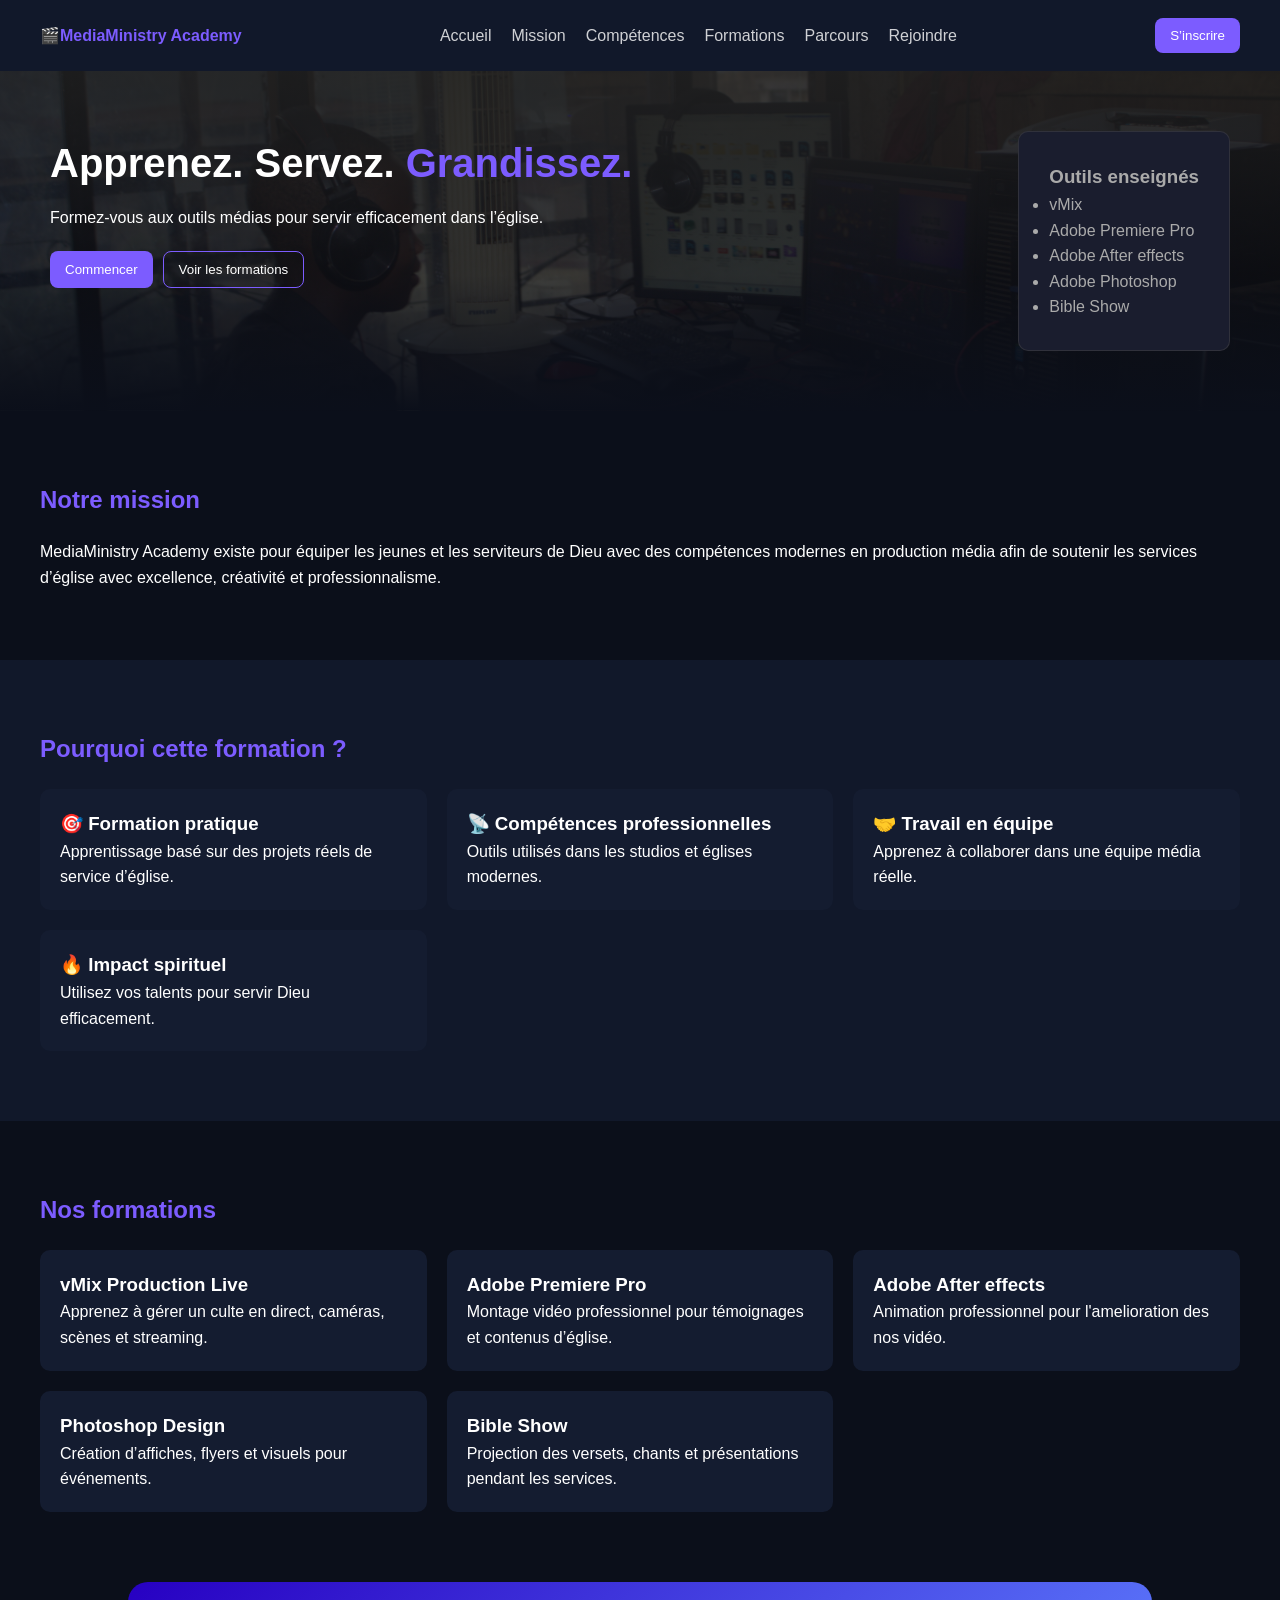
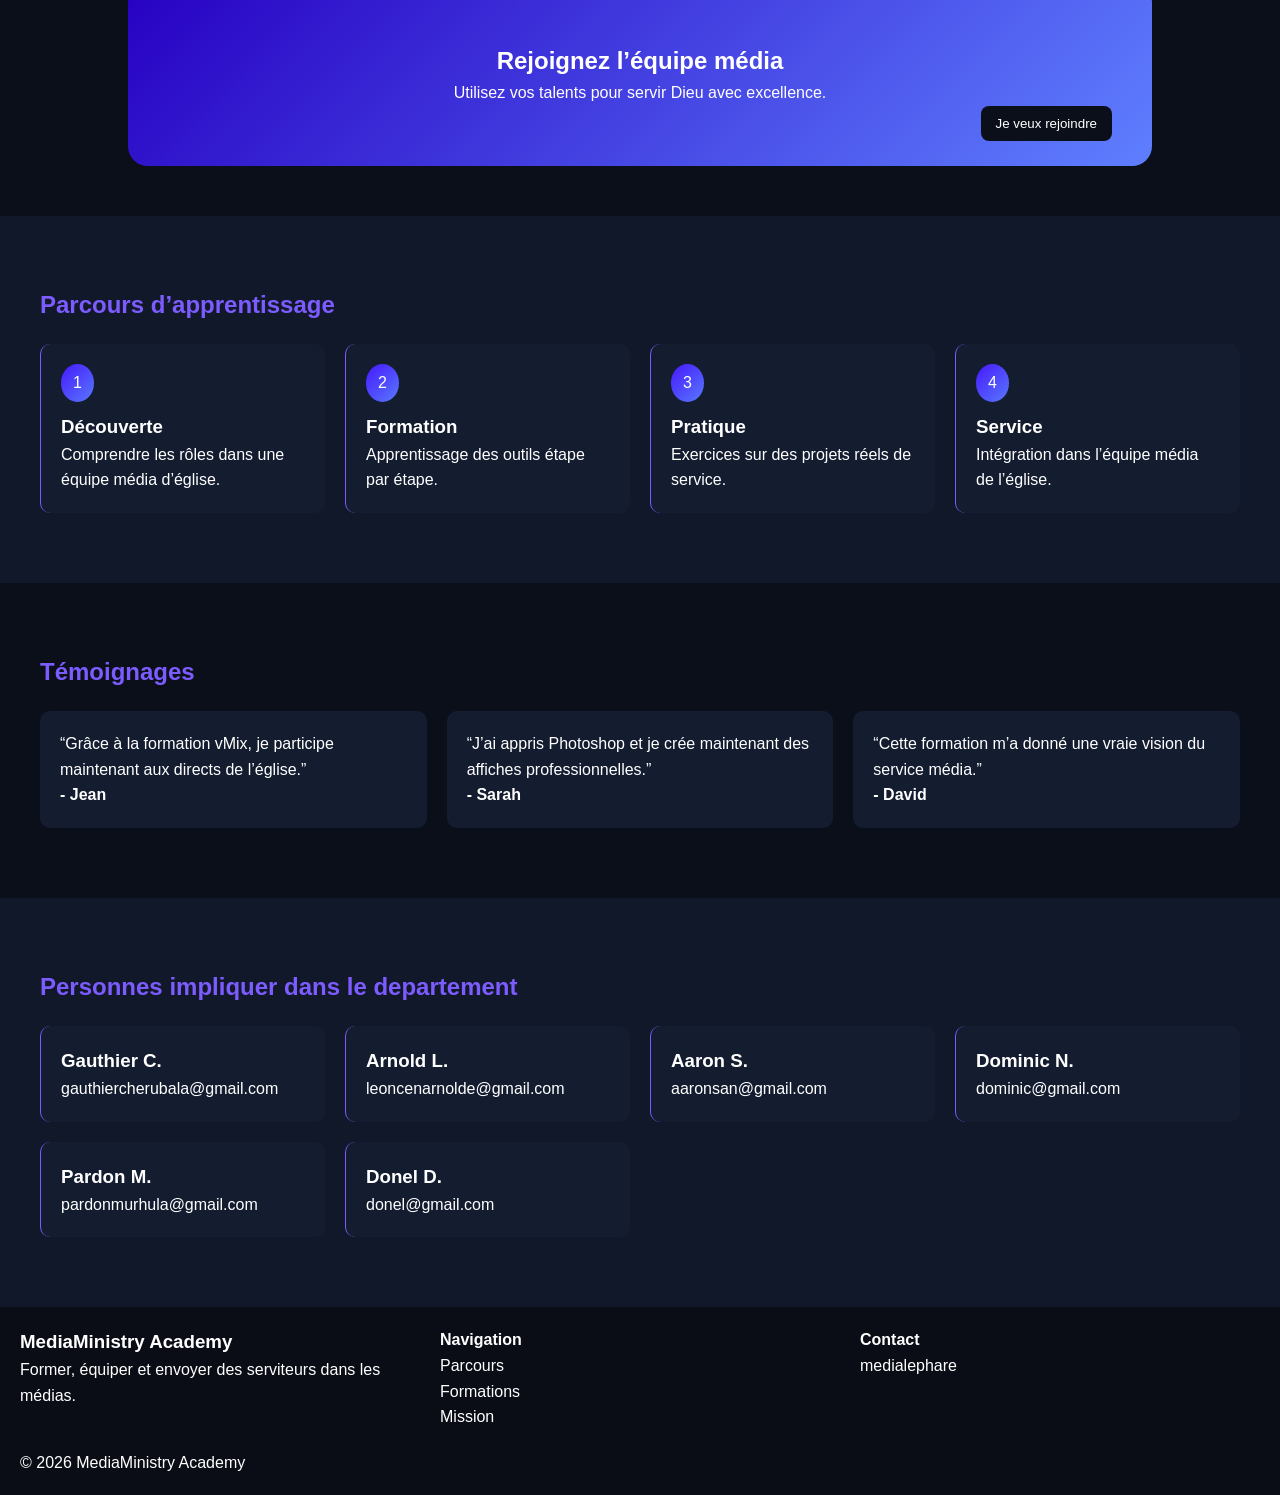
<file: index.html>
<!doctype html>
<html lang="fr">
  <head>
    <meta charset="UTF-8" />
    <meta name="viewport" content="width=device-width, initial-scale=1.0" />
    <title>Media Ministry Academy</title>
    <link rel="stylesheet" href="styles.css" />
    <link rel="stylesheet" href="script.js" />
  </head>

  <body>
    <!-- ================= HEADER ================= -->
    <header class="header">
      <div class="logo">🎬MediaMinistry Academy</div>

      <nav id="navMenu" class="nav">
        <a href="#home">Accueil</a>
        <a href="#about">Mission</a>
        <a href="#features">Compétences</a>
        <a href="#formations">Formations</a>
        <a href="#parcours">Parcours</a>
        <a href="#contact">Rejoindre</a>
      </nav>

      <button class="btn-primary">
        <a href="inscription/inscription.html">S’inscrire</a>
      </button>

      <div class="menu-icon" onclick="toggleMenu()">☰</div>
    </header>

    <!-- ================= HERO ================= -->
    <section id="home" class="hero">
      <div class="hero-text">
        <h1>
          Apprenez. Servez. <strong class="Grandissez">Grandissez.</strong>
        </h1>
        <p>
          Formez-vous aux outils médias pour servir efficacement dans l’église.
        </p>

        <div class="hero-buttons">
          <button class="btn-primary">Commencer</button>
          <button class="btn-secondary">Voir les formations</button>
        </div>
      </div>

      <div class="hero-card">
        <h3>Outils enseignés</h3>
        <ul>
          <li>vMix</li>
          <li>Adobe Premiere Pro</li>
          <li>Adobe After effects</li>
          <li>Adobe Photoshop</li>
          <li>Bible Show</li>
        </ul>
      </div>
    </section>

    <!-- ================= ABOUT ================= -->
    <section id="about" class="section">
      <h2>Notre mission</h2>
      <p>
        MediaMinistry Academy existe pour équiper les jeunes et les serviteurs
        de Dieu avec des compétences modernes en production média afin de
        soutenir les services d’église avec excellence, créativité et
        professionnalisme.
      </p>
    </section>

    <!-- ================= FEATURES ================= -->
    <section id="features" class="section dark">
      <h2>Pourquoi cette formation ?</h2>

      <div class="grid">
        <div class="card">
          <h3>🎯 Formation pratique</h3>
          <p>Apprentissage basé sur des projets réels de service d’église.</p>
        </div>

        <div class="card">
          <h3>📡 Compétences professionnelles</h3>
          <p>Outils utilisés dans les studios et églises modernes.</p>
        </div>

        <div class="card">
          <h3>🤝 Travail en équipe</h3>
          <p>Apprenez à collaborer dans une équipe média réelle.</p>
        </div>

        <div class="card">
          <h3>🔥 Impact spirituel</h3>
          <p>Utilisez vos talents pour servir Dieu efficacement.</p>
        </div>
      </div>
    </section>

    <!-- ================= FORMATIONS ================= -->
    <section id="formations" class="section">
      <h2>Nos formations</h2>

      <div class="grid">
        <div class="card">
          <h3>vMix Production Live</h3>
          <p>
            Apprenez à gérer un culte en direct, caméras, scènes et streaming.
          </p>
        </div>

        <div class="card">
          <h3>Adobe Premiere Pro</h3>
          <p>
            Montage vidéo professionnel pour témoignages et contenus d’église.
          </p>
        </div>
        <div class="card">
          <h3>Adobe After effects</h3>
          <p>
            Animation professionnel pour l'amelioration des nos vidéo.
          </p>
        </div>

        <div class="card">
          <h3>Photoshop Design</h3>
          <p>Création d’affiches, flyers et visuels pour événements.</p>
        </div>

        <div class="card">
          <h3>Bible Show</h3>
          <p>
            Projection des versets, chants et présentations pendant les
            services.
          </p>
        </div>
      </div>
    </section>

    <section id="contact" class="cta">
      <div class="cta-div">
        <h2>Rejoignez l’équipe média</h2>
        <p>Utilisez vos talents pour servir Dieu avec excellence.</p>
        <button class="btn-rej"><a href="inscription/inscription.html">Je veux rejoindre</a></button>
      </div>
    </section>

    <!-- ================= PARCOURS ================= -->
    <section id="parcours" class="section dark">
      <h2>Parcours d’apprentissage</h2>

      <div class="steps">
        <div class="step">
          <span>1</span>
          <h3>Découverte</h3>
          <p>Comprendre les rôles dans une équipe média d’église.</p>
        </div>

        <div class="step">
          <span>2</span>
          <h3>Formation</h3>
          <p>Apprentissage des outils étape par étape.</p>
        </div>

        <div class="step">
          <span>3</span>
          <h3>Pratique</h3>
          <p>Exercices sur des projets réels de service.</p>
        </div>

        <div class="step">
          <span>4</span>
          <h3>Service</h3>
          <p>Intégration dans l’équipe média de l’église.</p>
        </div>
      </div>
    </section>

    <!-- ================= TESTIMONIALS ================= -->
    <section class="section">
      <h2>Témoignages</h2>

      <div class="grid">
        <div class="card">
          <p>
            “Grâce à la formation vMix, je participe maintenant aux directs de
            l’église.”
          </p>
          <strong>- Jean</strong>
        </div>

        <div class="card">
          <p>
            “J’ai appris Photoshop et je crée maintenant des affiches
            professionnelles.”
          </p>
          <strong>- Sarah</strong>
        </div>

        <div class="card">
          <p>“Cette formation m’a donné une vraie vision du service média.”</p>
          <strong>- David</strong>
        </div>
      </div>
    </section>

    <section id="parcours" class="section dark">
      <h2>Personnes impliquer dans le departement</h2>

      <div class="steps">
        <div class="step">
          <h3>Gauthier C.</h3>
          <p>
            <a href="mailto:gauthiercherubala@gmail.com"
              >gauthiercherubala@gmail.com</a
            >
          </p>
        </div>
        <div class="step">
          <h3>Arnold L.</h3>
          <p>
            <a href="mailto:leoncenarnolde@gmail.com"
              >leoncenarnolde@gmail.com</a
            >
          </p>
        </div>
        <div class="step">
          <h3>Aaron S.</h3>
          <p>
            <a href="mailto:leoncenarnolde@gmail.com"
              >aaronsan@gmail.com</a
            >
          </p>
        </div>

        <div class="step">
          <h3>Dominic N.</h3>
          <p>
            <a href="mailto:domicn@gmail.com">dominic@gmail.com</a>
          </p>
        </div>
        <div class="step">
          <h3>Pardon M.</h3>
          <p>
            <a href="mailto:pardonmurhula@gmail.com">pardonmurhula@gmail.com</a>
          </p>
        </div>

        <div class="step">
          <h3>Donel D.</h3>
          <p>
            <a href="mailto:doneld@gmail.com">donel@gmail.com</a>
          </p>
        </div>
      </div>
    </section>

    <!-- ================= FOOTER ================= -->
    <footer class="footer">
      <div>
        <h3>MediaMinistry Academy</h3>
        <p>Former, équiper et envoyer des serviteurs dans les médias.</p>
      </div>

      <div class="links">
        <h4>Navigation</h4>
        <div class="link">
          <a href="#about">Mission</a>
          <a href="#formations">Formations</a>
          <a href="#parcours">Parcours</a>
        </div>
      </div>

      <div  class="contact">
        <h4>Contact</h4>
        <a href="mailto:medialepharebkv@gmail.com">medialephare</a>
      </div>

      <p class="copyright">© 2026 MediaMinistry Academy</p>
    </footer>

  </body>
</html>
</file>
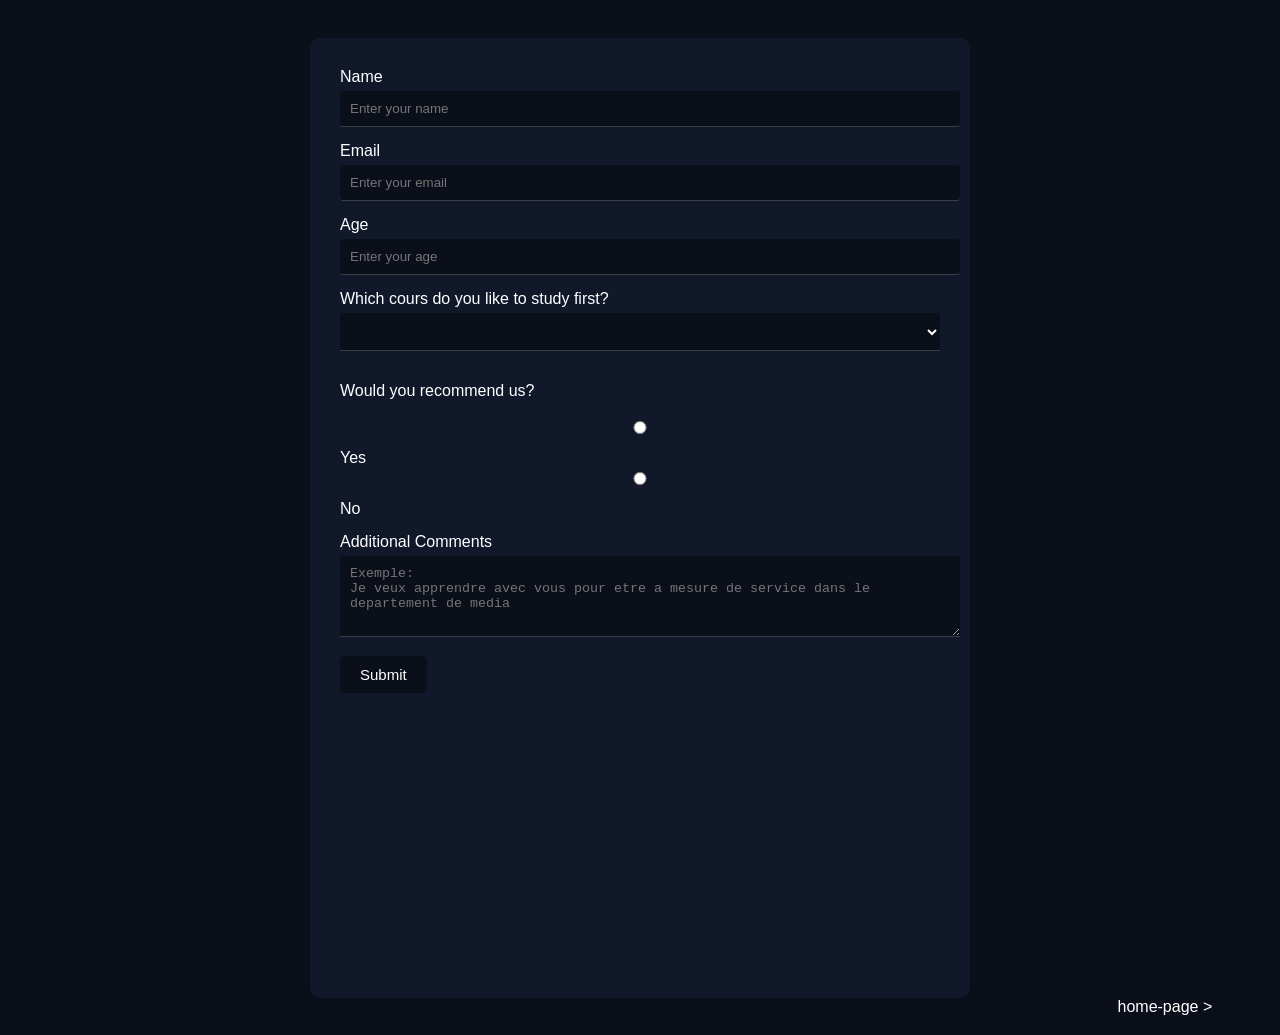
<file: inscription/inscription.html>
<!doctype html>
<html lang="en">
  <head>
    <meta charset="UTF-8" />
    <title>Survey Form</title>
    <link rel="stylesheet" href="inscription.css">
  </head>
  <body>
    <form id="survey-form">
      <!-- Name -->
      <label id="name-label">Name</label>
      <input id="name" type="text" placeholder="Enter your name" required />

      <!-- Email -->
      <label id="email-label">Email</label>
      <input id="email" type="email" placeholder="Enter your email" required />

      <!-- Number -->
      <label id="number-label">Age</label>
      <input
        id="number"
        type="number"
        min="10"
        max="30"
        placeholder="Enter your age" required
      />

      <!-- Dropdown -->
      <label>Which cours do you like to  study first?</label>
      <select id="dropdown" required>
        <option></option>
        <option>vMix</option>
        <option>Adobe Photoshop</option>
        <option>Adobe Premier-pro</option>
        <option>Adobe after efects</option>
        <option>Bible show</option>
      </select>

      <!-- Radio buttons -->
      <div class="group">
        <p>Would you recommend us?</p>
        <label> <input type="radio" name="recommend" value="yes" required/> Yes </label>
        <label> <input type="radio" name="recommend" value="no" required/> No </label>
      </div>

      <!-- Checkboxes -->


      <!-- Textarea -->
      <label>Additional Comments</label>
      <textarea rows="4" required placeholder="Exemple:
Je veux apprendre avec vous pour etre a mesure de service dans le departement de media"></textarea>

      <!-- Submit -->
      <button id="submit" type="submit">Submit</button>
    </form>
    <div class="home-page">
      <a href="/index.html">home-page ></a>
    </div>
  </body>
</html>
</file>
<file: styles.css>
* {
  margin: 0;
  padding: 0;
  box-sizing: border-box;
  font-family: "Inter", sans-serif;
}

body {
  background: #0b0f1a;
  color: #ffffff;
  line-height: 1.6;
}

::-webkit-scrollbar {
  width: 8px;
}
::-webkit-scrollbar-thumb {
  background-color: #11182a;
  border-radius: 10px;
}
::-webkit-scrollbar-track {
  background: #582eff;
}

/* ===== HEADER ===== */
.header {
  display: flex;
  justify-content: space-between;
  align-items: center;
  padding: 18px 40px;
  background: #11182a;
  position: sticky;
  top: 0;
  z-index: 1000;
}

.logo {
  font-weight: bold;
  color: #7c5cff;
  cursor: pointer;
}

.nav {
  display: flex;
  gap: 20px;
}

.nav a {
  color: white;
  text-decoration: none;
  opacity: 0.8;
}

.nav a:hover {
  opacity: 1;
  color: #7c5cff;
}

.menu-icon {
  display: none;
}

/* BUTTONS */
.btn-primary {
  background: #7c5cff;
  border: none;
  padding: 10px 15px;
  color: white;
  border-radius: 8px;
  cursor: pointer;
  float: right;
  transition: 0.3s ease-in-out;
}
.btn-primary:hover {
  background: #4022b4;
}
.btn-primary a {
  text-decoration: none;
  color: white;
}
.btn-primary a:hover {
  text-decoration: none;
  color: white;
  text-decoration: underline;
}
.btn-rej {
  background: #0b0f1a;
  border: none;
  padding: 10px 15px;
  color: white;
  border-radius: 8px;
  cursor: pointer;
  float: right;
}
.btn-rej:hover {
  box-shadow: 5px 5px 4px rgba(15, 17, 23, 0.7);
}
.btn-rej a {
  text-decoration: none;
  color: white;
}
.btn-rej a:hover {
  text-decoration: none;
  color: white;
  text-decoration: underline;
}

.btn-secondary {
  background: transparent;
  border: 1px solid #7c5cff;
  padding: 10px 15px;
  color: white;
  border-radius: 8px;
  cursor: pointer;
}

.btn-outline {
  border: 1px solid #7c5cff;
  padding: 10px 16px;
  border-radius: 8px;
  color: white;
  text-decoration: none;
}

/* ===== HERO ===== */

/* HERO */
.hero {
  display: flex;
  justify-content: space-between;
  padding: 60px 30px;
  gap: 30px;
  display: flex;
  justify-content: space-between;
  padding: 60px 50px;
  gap: 30px;
  background:
    linear-gradient(
      to bottom,

      rgba(29, 29, 29, 0.9) 0%,

      rgba(15, 17, 23, 0.7) 60%,

      #0b0f1a 100%
    ),
    url("image/IMG_8781.jpg");

  background-size: cover;

  background-position: center;

  background-repeat: no-repeat;
}

.Grandissez {
  color: #7c5cff;
}

.hero-text h1 {
  font-size: 40px;
  margin-bottom: 10px;
}

.hero-buttons {
  margin-top: 20px;
  display: flex;
  gap: 10px;
}

.hero-card {
  background: #1a1d2e;
  padding: 30px;
  border-radius: 10px;
  color: rgb(170, 170, 170);
  transition: 0.5s;
  border: 1px solid rgb(245, 222, 179, 0.1);
}
.hero-card:hover {
  cursor: auto;
  color: rgb(83, 83, 83);
  border: 1px solid rgb(245, 222, 179, 0.2);
}
/* ===== SECTION ===== */
.section {
  padding: 70px 40px;
}

.section h2 {
  margin-bottom: 20px;
  color: #7c5cff;
}

/* DARK */
.dark {
  background: #11182a;
}

/* GRID */
.grid {
  display: grid;
  grid-template-columns: repeat(3, 1fr);
  gap: 20px;
}

.card {
  background: #141c30;
  padding: 20px;
  border-radius: 10px;
}

/* STEPS */
.steps {
  display: grid;
  grid-template-columns: repeat(4, 1fr);
  gap: 20px;
}

.step {
  background: #141c30;
  padding: 20px;
  border-radius: 10px;
  border-left: 1px solid #7c5cff;
}
.step a {
  color: white;
  text-decoration: none;
}
.step a:hover {
  color: #7c5cff;
}

.step span {
  background: linear-gradient(135deg, #4618ff, #5879fd);
  padding: 6px 12px;
  border-radius: 50%;
  display: inline-block;
  margin-bottom: 10px;
}

.cta {
  margin: auto;
  width: 80%;
  margin-bottom: 50px;
  text-align: center;
  padding: 60px 40px;
  border-radius: 20px;
  background: linear-gradient(135deg, #2700c2, #5f7fff);
  transition: 0.5s ease-in-out;
}
.cta:hover {
  cursor: pointer;
}
/* FOOTER */
.footer {
  display: grid;
  grid-template-columns: repeat(3, 1fr);
  padding: 20px;
  background: #0a0d16;
  gap: 20px;
}
.link {
  display: flex;
  flex-direction: column-reverse;
}
.link a {
  color: rgb(255, 255, 255);
  text-decoration: none;
}
.link a:hover {
  color: #7c5cff;
  text-decoration: underline;
}

.contact a {
  color: rgb(255, 255, 255);
  text-decoration: none;
}
.contact a:hover {
  color: #7c5cff;
}

/* RESPONSIVE */
@media (max-width: 900px) {
  .hero {
    flex-direction: column;
  }

  .grid {
    grid-template-columns: 1fr;
  }

  .steps {
    grid-template-columns: 1fr;
  }

  .nav {
    display: none;
  }

  .menu-icon {
    display: block;
  }
}

@media (max-width: 400px) {
  .btn-primary {
    margin-right: 20px;
  }
}
</file>
<file: inscription/inscription.css>
body {
  font-family: Arial, sans-serif;
  background: #0b0f1a;
  padding: 30px;
  padding-bottom: 50px;
  height: 100vh;
}

form {
  background: #11182a;
  color: white;
  padding: 30px;
  max-width: 600px;
  margin: auto;
  border-radius: 10px;
  height: 100%;
}

input,
select,
textarea {
  width: 100%;
  padding: 10px;
  margin: 5px 0 15px;
}



.group {
  margin-bottom: 15px;
}

#survey-form input {
  background-color: #0b0f1a;
  border: none;
  border-radius: 3px;
  border-bottom: 1px solid rgba(255, 255, 255, 0.2);
  color: white;
  outline: none;
}
#survey-form #number-label placeholder {
  color: rgb(175, 99, 0);
}

textarea{
  background-color: #0b0f1a;
  border: none;
  border-bottom: 1px solid rgba(255, 255, 255, 0.2);
  outline: none;
  color: white;
}

option{
  background-color: #0b0f1a;
  color: white;
}
#dropdown{
   background-color: #0b0f1a;
  border: none;
  border-bottom: 1px solid rgba(255, 255, 255, 0.2);
  color: white;
  outline: none;
}
#dropdown:hover{
   background-color: #070a11;
}

#submit{
  background-color: #0b0f1a;
  color: white;
  border: none;
  padding: 10px 20px 10px 20px;
  cursor: pointer;
  font-size: 15px;
  border-radius: 5px;
}
#submit:hover{
  background-color: #090b0f;
  box-shadow: 1px 1px 3px #7c5cff;
}

.home-page{
  top: 0;
}
.home-page a{
  margin-left: 88%;
  margin-bottom: 20px;
  color: white;
  text-decoration: none;
  padding:  20px;
  border-radius: 10px;
}
.home-page a:hover{
  color: #7c5cff;
  text-decoration: underline;
}
</file>
